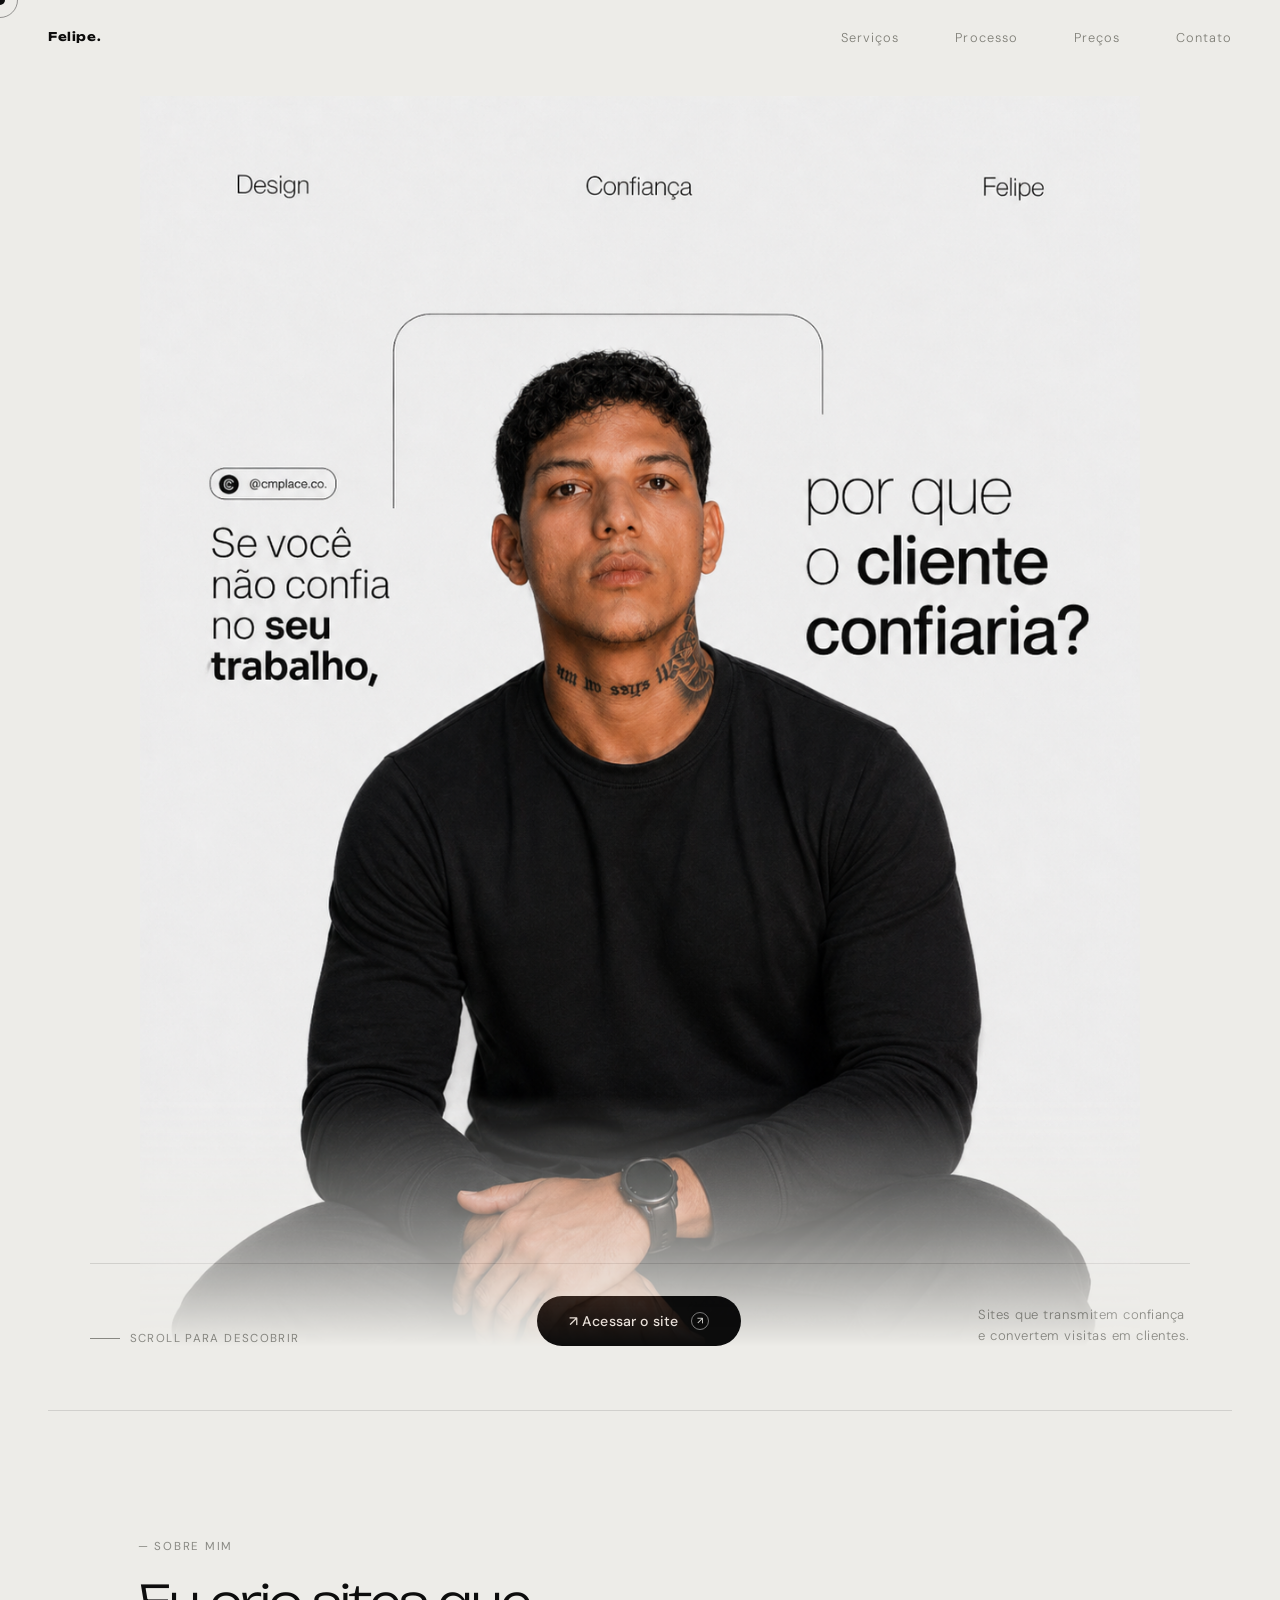
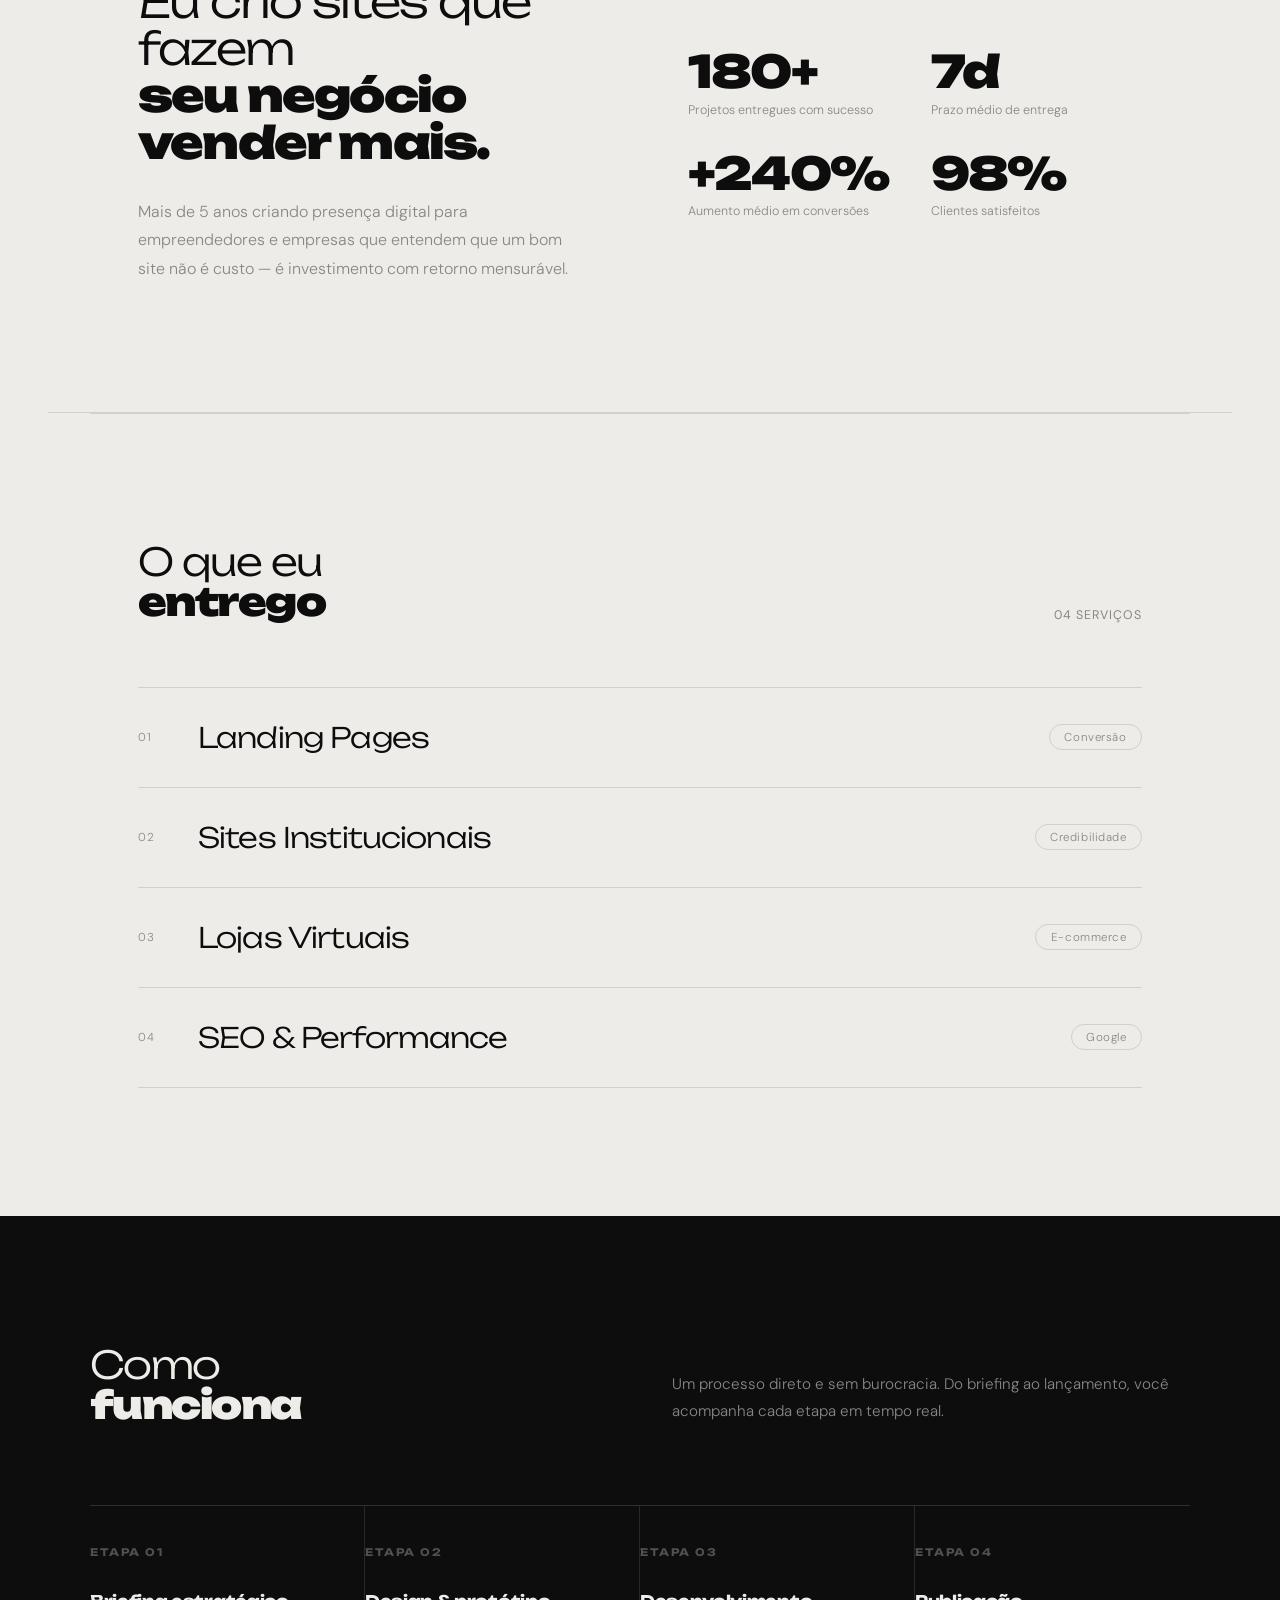
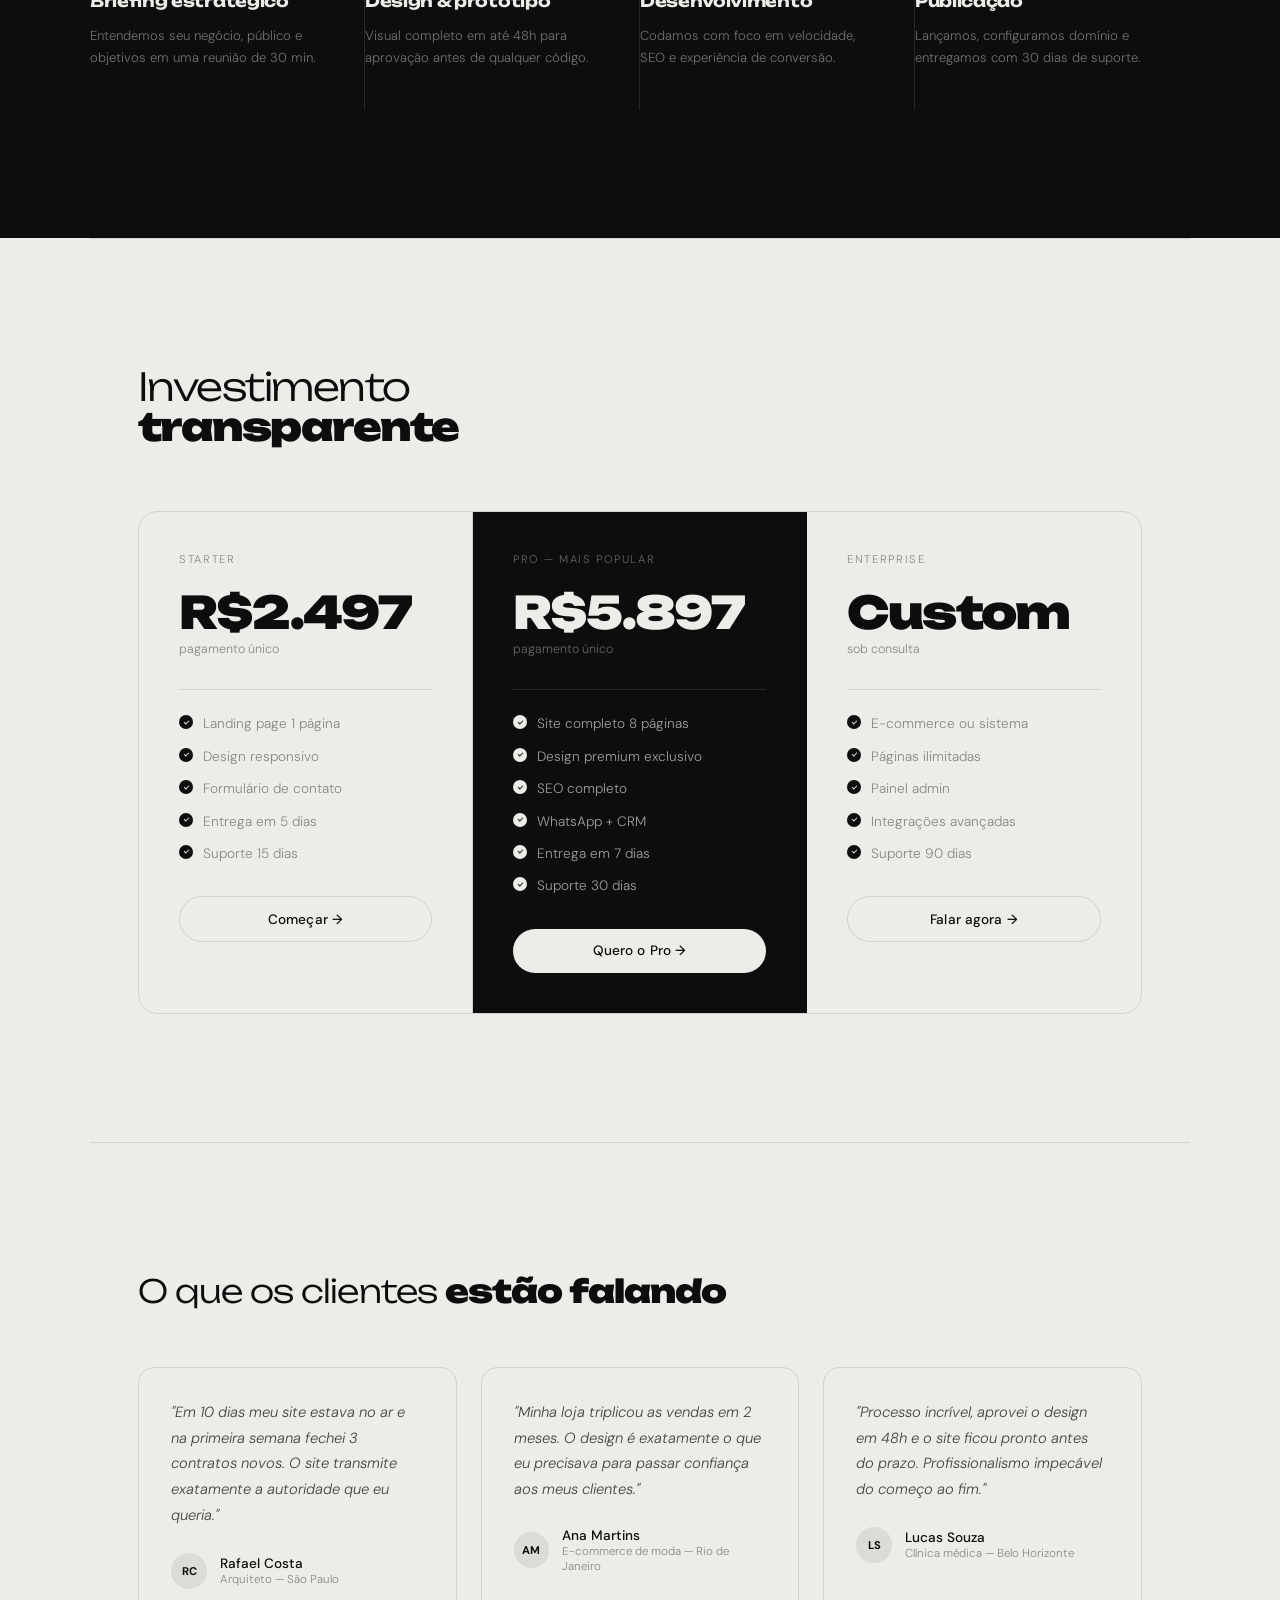
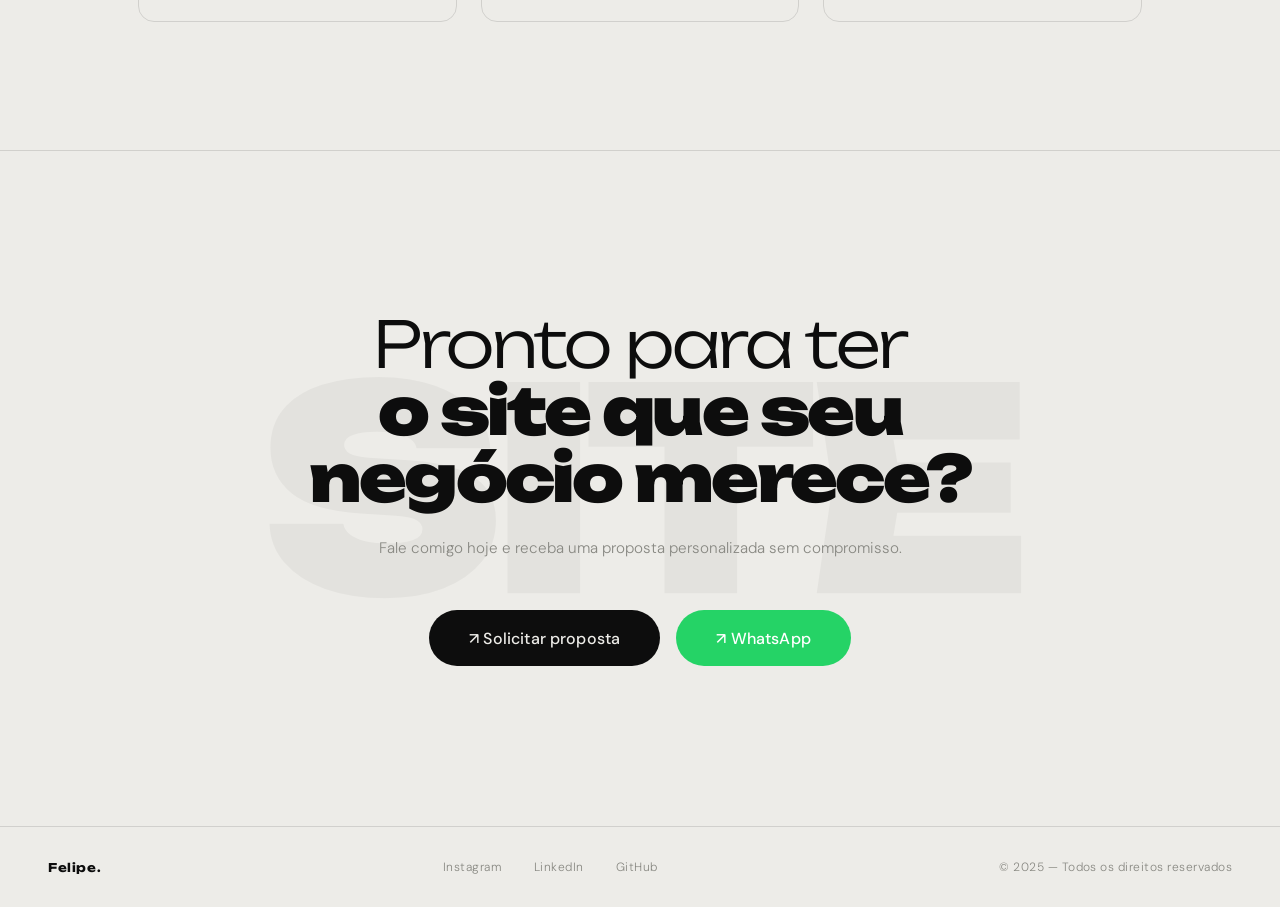
<file: index.html>
<!DOCTYPE html>
<html lang="pt-BR">
<head>
<meta charset="UTF-8">
<meta name="viewport" content="width=device-width, initial-scale=1.0">
<title>Felipe — Design & Sites</title>
<link href="https://fonts.googleapis.com/css2?family=Unbounded:wght@300;400;700;900&family=DM+Sans:ital,wght@0,300;0,400;0,500;1,300&display=swap" rel="stylesheet">
<link rel="stylesheet" href="index.css">
</head>
<body>

<div class="cursor" id="cur"></div>
<div class="cursor-ring" id="ring"></div>

<nav>
  <div class="logo nav-logo">Felipe.</div>
  <ul class="nav-items">
    <li><a href="#servicos">Serviços</a></li>
    <li><a href="#processo">Processo</a></li>
    <li><a href="#precos">Preços</a></li>
    <li><a href="#contato">Contato</a></li>
  </ul>
</nav>

<!-- HERO -->
<section class="hero">
  <div class="hero-inner">

    <div class="photo-wrap">
      <div class="photo-frame">
        <img src="profile.jpg" alt="Felipe">
      </div>
    </div>

    <div class="hero-bottom">
      <div class="scroll-label">
        <div class="scroll-line"></div>
        Scroll para descobrir
      </div>
      <a href="#contato" class="btn-cta">
        ↗ Acessar o site
        <div class="btn-arrow">↗</div>
      </a>
      <div class="hero-sub">
        Sites que transmitem confiança<br>e convertem visitas em clientes.
      </div>
    </div>
  </div>
</section>

<div class="divider"></div>

<!-- SOBRE -->
<section class="sobre reveal" id="sobre">
  <div>
    <div class="sobre-label">— Sobre mim</div>
    <h2><span>Eu crio sites que fazem</span><br>seu negócio<br>vender mais.</h2>
    <p class="sobre-text">
      Mais de 5 anos criando presença digital para empreendedores e empresas que entendem que um bom site não é custo — é investimento com retorno mensurável.
    </p>
  </div>
  <div class="sobre-stats">
    <div class="stat-item">
      <div class="stat-num">180+</div>
      <div class="stat-desc">Projetos entregues com sucesso</div>
    </div>
    <div class="stat-item">
      <div class="stat-num">7d</div>
      <div class="stat-desc">Prazo médio de entrega</div>
    </div>
    <div class="stat-item">
      <div class="stat-num">+240%</div>
      <div class="stat-desc">Aumento médio em conversões</div>
    </div>
    <div class="stat-item">
      <div class="stat-num">98%</div>
      <div class="stat-desc">Clientes satisfeitos</div>
    </div>
  </div>
</section>

<div class="divider"></div>

<!-- SERVIÇOS -->
<section class="servicos reveal" id="servicos">
  <div class="servicos-header">
    <h2><span>O que eu</span><br>entrego</h2>
    <div class="servicos-count">04 serviços</div>
  </div>
  <div class="servicos-list">
    <div class="servico-item">
      <div class="servico-left">
        <span class="servico-num">01</span>
        <span class="servico-name">Landing Pages</span>
      </div>
      <span class="servico-tag">Conversão</span>
    </div>
    <div class="servico-item">
      <div class="servico-left">
        <span class="servico-num">02</span>
        <span class="servico-name">Sites Institucionais</span>
      </div>
      <span class="servico-tag">Credibilidade</span>
    </div>
    <div class="servico-item">
      <div class="servico-left">
        <span class="servico-num">03</span>
        <span class="servico-name">Lojas Virtuais</span>
      </div>
      <span class="servico-tag">E-commerce</span>
    </div>
    <div class="servico-item">
      <div class="servico-left">
        <span class="servico-num">04</span>
        <span class="servico-name">SEO & Performance</span>
      </div>
      <span class="servico-tag">Google</span>
    </div>
  </div>
</section>

<!-- PROCESSO -->
<section class="processo reveal" id="processo">
  <div class="processo-inner">
    <div class="processo-header">
      <h2><span>Como</span><br>funciona</h2>
      <p class="processo-desc">
        Um processo direto e sem burocracia. Do briefing ao lançamento, você acompanha cada etapa em tempo real.
      </p>
    </div>
    <div class="steps-grid">
      <div class="step">
        <div class="step-num">Etapa 01</div>
        <div class="step-title">Briefing estratégico</div>
        <div class="step-desc">Entendemos seu negócio, público e objetivos em uma reunião de 30 min.</div>
      </div>
      <div class="step">
        <div class="step-num">Etapa 02</div>
        <div class="step-title">Design & protótipo</div>
        <div class="step-desc">Visual completo em até 48h para aprovação antes de qualquer código.</div>
      </div>
      <div class="step">
        <div class="step-num">Etapa 03</div>
        <div class="step-title">Desenvolvimento</div>
        <div class="step-desc">Codamos com foco em velocidade, SEO e experiência de conversão.</div>
      </div>
      <div class="step">
        <div class="step-num">Etapa 04</div>
        <div class="step-title">Publicação</div>
        <div class="step-desc">Lançamos, configuramos domínio e entregamos com 30 dias de suporte.</div>
      </div>
    </div>
  </div>
</section>

<!-- PREÇOS -->
<section class="precos reveal" id="precos">
  <div class="precos-header">
    <h2><span>Investimento</span><br>transparente</h2>
  </div>
  <div class="precos-grid">
    <div class="preco-card">
      <div class="plan-label">Starter</div>
      <div class="plan-price">R$2.497</div>
      <div class="plan-price-sub">pagamento único</div>
      <div class="plan-divider"></div>
      <ul class="plan-features">
        <li><span class="check-icon"></span> Landing page 1 página</li>
        <li><span class="check-icon"></span> Design responsivo</li>
        <li><span class="check-icon"></span> Formulário de contato</li>
        <li><span class="check-icon"></span> Entrega em 5 dias</li>
        <li><span class="check-icon"></span> Suporte 15 dias</li>
      </ul>
      <button class="btn-plan btn-plan-outline" onclick="document.getElementById('contato').scrollIntoView({behavior: 'smooth'})">Começar →</button>
    </div>
    <div class="preco-card featured">
      <div class="plan-label">Pro — Mais popular</div>
      <div class="plan-price">R$5.897</div>
      <div class="plan-price-sub">pagamento único</div>
      <div class="plan-divider"></div>
      <ul class="plan-features">
        <li><span class="check-icon"></span> Site completo 8 páginas</li>
        <li><span class="check-icon"></span> Design premium exclusivo</li>
        <li><span class="check-icon"></span> SEO completo</li>
        <li><span class="check-icon"></span> WhatsApp + CRM</li>
        <li><span class="check-icon"></span> Entrega em 7 dias</li>
        <li><span class="check-icon"></span> Suporte 30 dias</li>
      </ul>
      <button class="btn-plan btn-plan-fill" onclick="document.getElementById('contato').scrollIntoView({behavior: 'smooth'})">Quero o Pro →</button>
    </div>
    <div class="preco-card">
      <div class="plan-label">Enterprise</div>
      <div class="plan-price">Custom</div>
      <div class="plan-price-sub">sob consulta</div>
      <div class="plan-divider"></div>
      <ul class="plan-features">
        <li><span class="check-icon"></span> E-commerce ou sistema</li>
        <li><span class="check-icon"></span> Páginas ilimitadas</li>
        <li><span class="check-icon"></span> Painel admin</li>
        <li><span class="check-icon"></span> Integrações avançadas</li>
        <li><span class="check-icon"></span> Suporte 90 dias</li>
      </ul>
      <button class="btn-plan btn-plan-outline" onclick="document.getElementById('contato').scrollIntoView({behavior: 'smooth'})">Falar agora →</button>
    </div>
  </div>
</section>

<!-- DEPOIMENTOS -->
<section class="depoimentos reveal">
  <h2>O que os clientes <strong>estão falando</strong></h2>
  <div class="dep-grid">
    <div class="dep-card">
      <p class="dep-text">"Em 10 dias meu site estava no ar e na primeira semana fechei 3 contratos novos. O site transmite exatamente a autoridade que eu queria."</p>
      <div class="dep-author">
        <div class="dep-avatar">RC</div>
        <div>
          <div class="dep-name">Rafael Costa</div>
          <div class="dep-role">Arquiteto — São Paulo</div>
        </div>
      </div>
    </div>
    <div class="dep-card">
      <p class="dep-text">"Minha loja triplicou as vendas em 2 meses. O design é exatamente o que eu precisava para passar confiança aos meus clientes."</p>
      <div class="dep-author">
        <div class="dep-avatar">AM</div>
        <div>
          <div class="dep-name">Ana Martins</div>
          <div class="dep-role">E-commerce de moda — Rio de Janeiro</div>
        </div>
      </div>
    </div>
    <div class="dep-card">
      <p class="dep-text">"Processo incrível, aprovei o design em 48h e o site ficou pronto antes do prazo. Profissionalismo impecável do começo ao fim."</p>
      <div class="dep-author">
        <div class="dep-avatar">LS</div>
        <div>
          <div class="dep-name">Lucas Souza</div>
          <div class="dep-role">Clínica médica — Belo Horizonte</div>
        </div>
      </div>
    </div>
  </div>
</section>

<!-- CTA FINAL -->
<section class="cta-final reveal" id="contato">
  <div class="cta-bg-text">SITE</div>
  <div class="cta-final-inner">
    <h2><span>Pronto para ter</span><br>o site que seu<br>negócio merece?</h2>
    <p>Fale comigo hoje e receba uma proposta personalizada sem compromisso.</p>
    <div class="cta-btns">
      <a href="mailto:soufelipemorais@gmail.com" class="btn-cta" style="font-size:1rem;padding:1.1rem 2.5rem">↗ Solicitar proposta</a>
      <a href="https://wa.me/5561000000000?text=Ol%C3%A1%20Felipe,%20gostaria%20de%20solicitar%20uma%20proposta!" target="_blank" class="btn-cta" style="font-size:1rem;padding:1.1rem 2.5rem;background:#25D366;color:#FFF">↗ WhatsApp</a>
    </div>
  </div>
</section>

<footer>
  <div class="nav-logo" style="font-family:'Unbounded',sans-serif;font-size:.75rem;font-weight:700;color:#0D0D0D">Felipe.</div>
  <div class="foot-links">
    <a href="https://instagram.com/felipemorais_" target="_blank">Instagram</a>
    <a href="https://linkedin.com/in/felipemorais" target="_blank">LinkedIn</a>
    <a href="https://github.com/DevSyntaxx" target="_blank">GitHub</a>
  </div>
  <div>© 2025 — Todos os direitos reservados</div>
</footer>

<script src="index.js"></script>
</body>
</html>
</file>
<file: index.css>
*, *::before, *::after { margin: 0; padding: 0; box-sizing: border-box; }

  :root {
    --bg: #EDECE8;
    --ink: #0D0D0D;
    --muted: #888882;
    --accent: #0D0D0D;
    --line: rgba(13,13,13,0.12);
  }

  html { scroll-behavior: smooth; }

  body {
    background: var(--bg);
    color: var(--ink);
    font-family: 'DM Sans', sans-serif;
    cursor: none;
    overflow-x: hidden;
  }

  /* CURSOR */
  .cursor {
    width: 10px; height: 10px;
    background: var(--ink);
    border-radius: 50%;
    position: fixed; top: 0; left: 0;
    pointer-events: none;
    z-index: 9999;
    transform: translate(-50%, -50%);
    transition: transform 0.1s ease, width 0.3s ease, height 0.3s ease;
  }
  .cursor-ring {
    width: 36px; height: 36px;
    border: 1px solid rgba(13,13,13,0.4);
    border-radius: 50%;
    position: fixed; top: 0; left: 0;
    pointer-events: none;
    z-index: 9998;
    transform: translate(-50%, -50%);
    transition: transform 0.18s ease, width 0.3s ease, height 0.3s ease, opacity 0.3s;
  }
  body:has(a:hover) .cursor-ring,
  body:has(button:hover) .cursor-ring { width: 60px; height: 60px; opacity: 0.5; }

  /* NAV */
  nav {
    position: fixed; top: 0; left: 0; right: 0;
    display: flex; justify-content: space-between; align-items: center;
    padding: 1.6rem 3rem;
    z-index: 100;
    mix-blend-mode: multiply;
  }
  .nav-items {
    display: flex; gap: 3.5rem; list-style: none;
  }
  .nav-items a {
    font-family: 'DM Sans', sans-serif;
    font-size: 0.8rem; font-weight: 300;
    color: var(--muted); text-decoration: none;
    letter-spacing: 0.08em;
    transition: color 0.25s;
  }
  .nav-items a:hover { color: var(--ink); }
  .nav-logo {
    font-family: 'Unbounded', sans-serif;
    font-size: 0.75rem; font-weight: 700;
    letter-spacing: 0.05em;
    color: var(--ink);
  }

  /* HERO */
  .hero {
    min-height: 100vh;
    display: grid;
    place-items: center;
    position: relative;
    padding: 6rem 3rem 4rem;
  }

  .hero-inner {
    position: relative;
    width: 100%;
    max-width: 1100px;
    display: grid;
    grid-template-columns: 1fr 420px 1fr;
    grid-template-rows: auto auto auto;
    gap: 0;
    align-items: center;
  }

  /* PHOTO */
  .photo-wrap {
    grid-column: 1 / 4;
    grid-row: 1 / 4;
    position: relative;
    z-index: 2;
    animation: fadeIn 1s 0.2s ease both;
    display: flex;
    justify-content: center;
  }
  .photo-frame {
    width: 100%;
    max-width: 1000px;
    overflow: hidden;
    position: relative;
    -webkit-mask-image: linear-gradient(to bottom, black 80%, transparent 100%);
    mask-image: linear-gradient(to bottom, black 80%, transparent 100%);
  }
  .photo-frame img {
    width: 100%; height: auto;
    display: block;
  }
  /* PLACEHOLDER se não tiver imagem */
  .photo-placeholder {
    width: 100%; height: 100%;
    display: flex; align-items: flex-end; justify-content: center;
    padding-bottom: 2rem;
    background: linear-gradient(to bottom, #B5B3AD 0%, #9C9A94 100%);
  }
  .placeholder-silhouette {
    width: 60%; height: 80%;
    background: rgba(0,0,0,0.15);
    border-radius: 50% 50% 0 0 / 60% 60% 0 0;
    position: absolute; bottom: 0;
  }

  /* TEXT LEFT */
  .text-left {
    grid-column: 1;
    grid-row: 2;
    padding-right: 2.5rem;
    animation: slideRight 1s 0.4s ease both;
  }
  .handle {
    display: inline-flex; align-items: center; gap: 0.5rem;
    border: 1px solid var(--line);
    border-radius: 50px;
    padding: 0.35rem 0.9rem;
    font-size: 0.75rem; color: var(--muted);
    margin-bottom: 1.8rem;
    font-weight: 300; letter-spacing: 0.03em;
  }
  .handle-dot {
    width: 6px; height: 6px; border-radius: 50%;
    background: var(--ink);
  }
  .text-left h2 {
    font-family: 'Unbounded', sans-serif;
    font-size: clamp(1.6rem, 2.5vw, 2.4rem);
    font-weight: 300;
    line-height: 1.15;
    letter-spacing: -0.03em;
    color: var(--ink);
  }
  .text-left h2 strong {
    font-weight: 900;
    display: block;
  }

  /* TEXT RIGHT */
  .text-right {
    grid-column: 3;
    grid-row: 2;
    padding-left: 2.5rem;
    animation: slideLeft 1s 0.5s ease both;
  }
  .text-right h2 {
    font-family: 'Unbounded', sans-serif;
    font-size: clamp(1.6rem, 2.5vw, 2.4rem);
    font-weight: 300;
    line-height: 1.15;
    letter-spacing: -0.03em;
    text-align: right;
    color: var(--ink);
  }
  .text-right h2 strong {
    font-weight: 900;
    display: block;
    text-align: right;
  }

  /* BOTTOM ROW */
  .hero-bottom {
    grid-column: 1 / 4;
    grid-row: 3;
    display: flex;
    justify-content: space-between;
    align-items: flex-end;
    margin-top: 3.5rem;
    padding-top: 2rem;
    border-top: 1px solid var(--line);
    animation: fadeUp 1s 0.7s ease both;
  }
  .hero-sub {
    font-size: 0.82rem; color: var(--muted);
    font-weight: 300; letter-spacing: 0.04em;
    max-width: 260px; line-height: 1.6;
  }
  .btn-cta {
    display: inline-flex; align-items: center; gap: 0.8rem;
    background: var(--ink); color: var(--bg);
    border: none; border-radius: 50px;
    padding: 1rem 2rem;
    font-family: 'DM Sans', sans-serif;
    font-size: 0.88rem; font-weight: 500;
    cursor: none; transition: transform 0.25s, background 0.25s;
    letter-spacing: 0.01em;
    text-decoration: none;
  }
  .btn-cta:hover { transform: scale(1.04); background: #222; }
  .btn-arrow {
    width: 18px; height: 18px;
    border: 1.5px solid rgba(255,255,255,0.5);
    border-radius: 50%;
    display: flex; align-items: center; justify-content: center;
    font-size: 10px;
    transition: transform 0.3s;
  }
  .btn-cta:hover .btn-arrow { transform: rotate(45deg); }
  .scroll-label {
    font-size: 0.72rem; color: var(--muted);
    letter-spacing: 0.12em; text-transform: uppercase;
    display: flex; align-items: center; gap: 0.6rem;
  }
  .scroll-line {
    width: 30px; height: 1px; background: var(--muted);
    animation: scrollPulse 2s infinite;
  }
  @keyframes scrollPulse {
    0%,100%{transform:scaleX(1);opacity:0.4}
    50%{transform:scaleX(1.5);opacity:1}
  }

  /* SECTION DIVIDER */
  .divider {
    height: 1px; background: var(--line);
    margin: 0 3rem;
  }

  /* SECTION: SOBRE */
  .sobre {
    padding: 8rem 3rem;
    max-width: 1100px; margin: 0 auto;
    display: grid; grid-template-columns: 1fr 1fr;
    gap: 6rem; align-items: center;
  }
  .sobre-label {
    font-size: 0.72rem; letter-spacing: 0.15em;
    text-transform: uppercase; color: var(--muted);
    margin-bottom: 1.5rem;
  }
  .sobre h2 {
    font-family: 'Unbounded', sans-serif;
    font-size: clamp(2rem, 3.5vw, 3.5rem);
    font-weight: 900; line-height: 1.05;
    letter-spacing: -0.04em;
  }
  .sobre h2 span {
    font-weight: 300;
  }
  .sobre-text {
    font-size: 1rem; color: var(--muted);
    line-height: 1.8; margin-top: 2rem;
    font-weight: 300;
  }
  .sobre-stats {
    display: grid; grid-template-columns: 1fr 1fr;
    gap: 2rem; margin-top: 3rem;
  }
  .stat-item {}
  .stat-num {
    font-family: 'Unbounded', sans-serif;
    font-size: 2.8rem; font-weight: 900;
    letter-spacing: -0.04em; line-height: 1;
  }
  .stat-desc {
    font-size: 0.78rem; color: var(--muted);
    margin-top: 0.4rem; font-weight: 300;
    line-height: 1.5;
  }

  /* SECTION: SERVIÇOS */
  .servicos {
    padding: 8rem 3rem;
    border-top: 1px solid var(--line);
    max-width: 1100px; margin: 0 auto;
  }
  .servicos-header {
    display: flex; justify-content: space-between;
    align-items: flex-end; margin-bottom: 4rem;
  }
  .servicos h2 {
    font-family: 'Unbounded', sans-serif;
    font-size: clamp(2rem, 3vw, 3rem);
    font-weight: 900; letter-spacing: -0.04em;
    line-height: 1.05; max-width: 380px;
  }
  .servicos h2 span { font-weight: 300; }
  .servicos-count {
    font-size: 0.78rem; color: var(--muted);
    letter-spacing: 0.08em; text-transform: uppercase;
  }
  .servicos-list { display: flex; flex-direction: column; }
  .servico-item {
    display: flex; align-items: center; justify-content: space-between;
    padding: 2rem 0;
    border-top: 1px solid var(--line);
    cursor: none;
    transition: padding-left 0.4s ease;
    position: relative;
    overflow: hidden;
  }
  .servico-item:last-child { border-bottom: 1px solid var(--line); }
  .servico-item:hover { padding-left: 1.5rem; }
  .servico-item::before {
    content: '';
    position: absolute; left: 0; top: 0; bottom: 0;
    width: 3px; background: var(--ink);
    transform: scaleY(0);
    transition: transform 0.3s ease;
    transform-origin: top;
  }
  .servico-item:hover::before { transform: scaleY(1); }
  .servico-left { display: flex; align-items: center; gap: 2rem; }
  .servico-num {
    font-family: 'DM Sans', sans-serif;
    font-size: 0.72rem; color: var(--muted);
    font-weight: 300; letter-spacing: 0.08em;
    min-width: 28px;
  }
  .servico-name {
    font-family: 'Unbounded', sans-serif;
    font-size: clamp(1.3rem, 2.2vw, 2rem);
    font-weight: 300; letter-spacing: -0.03em;
  }
  .servico-tag {
    font-size: 0.72rem; color: var(--muted);
    border: 1px solid var(--line);
    border-radius: 50px; padding: 0.3rem 0.9rem;
    font-weight: 300; letter-spacing: 0.05em;
  }

  /* SECTION: PROCESSO */
  .processo {
    padding: 8rem 3rem;
    border-top: 1px solid var(--line);
    background: var(--ink); color: var(--bg);
  }
  .processo-inner {
    max-width: 1100px; margin: 0 auto;
  }
  .processo-header {
    display: grid; grid-template-columns: 1fr 1fr;
    gap: 4rem; margin-bottom: 5rem; align-items: end;
  }
  .processo h2 {
    font-family: 'Unbounded', sans-serif;
    font-size: clamp(2rem, 3vw, 3.2rem);
    font-weight: 900; letter-spacing: -0.04em; line-height: 1.05;
  }
  .processo h2 span { font-weight: 300; }
  .processo-desc {
    font-size: 0.95rem; line-height: 1.8;
    color: rgba(237,236,232,0.55); font-weight: 300;
    align-self: end;
  }
  .steps-grid {
    display: grid; grid-template-columns: repeat(4, 1fr);
    gap: 0; border-top: 1px solid rgba(237,236,232,0.15);
  }
  .step {
    padding: 2.5rem 2rem 2.5rem 0;
    border-right: 1px solid rgba(237,236,232,0.12);
  }
  .step:last-child { border-right: none; }
  .step-num {
    font-family: 'Unbounded', sans-serif;
    font-size: 0.65rem; font-weight: 700;
    letter-spacing: 0.15em; color: rgba(237,236,232,0.3);
    margin-bottom: 2rem; text-transform: uppercase;
  }
  .step-title {
    font-family: 'Unbounded', sans-serif;
    font-size: 1rem; font-weight: 700;
    letter-spacing: -0.02em; line-height: 1.3;
    margin-bottom: 0.8rem;
  }
  .step-desc {
    font-size: 0.82rem; line-height: 1.7;
    color: rgba(237,236,232,0.45); font-weight: 300;
  }

  /* SECTION: PREÇOS */
  .precos {
    padding: 8rem 3rem;
    border-top: 1px solid var(--line);
    max-width: 1100px; margin: 0 auto;
  }
  .precos-header { margin-bottom: 4rem; }
  .precos h2 {
    font-family: 'Unbounded', sans-serif;
    font-size: clamp(2rem, 3vw, 3rem);
    font-weight: 900; letter-spacing: -0.04em; line-height: 1.05;
  }
  .precos h2 span { font-weight: 300; }
  .precos-grid {
    display: grid; grid-template-columns: repeat(3,1fr);
    border: 1px solid var(--line); border-radius: 20px;
    overflow: hidden;
  }
  .preco-card {
    padding: 2.5rem; position: relative;
    border-right: 1px solid var(--line);
    transition: background 0.3s;
  }
  .preco-card:last-child { border-right: none; }
  .preco-card:hover { background: rgba(13,13,13,0.03); }
  .preco-card.featured {
    background: var(--ink); color: var(--bg);
  }
  .preco-card.featured:hover { background: #111; }
  .plan-label {
    font-size: 0.7rem; letter-spacing: 0.15em;
    text-transform: uppercase; color: var(--muted);
    margin-bottom: 1.5rem; font-weight: 300;
  }
  .preco-card.featured .plan-label { color: rgba(237,236,232,0.4); }
  .plan-price {
    font-family: 'Unbounded', sans-serif;
    font-size: 2.8rem; font-weight: 900;
    letter-spacing: -0.04em; line-height: 1;
    margin-bottom: 0.4rem;
  }
  .plan-price-sub {
    font-size: 0.78rem; color: var(--muted);
    font-weight: 300; margin-bottom: 2rem;
  }
  .preco-card.featured .plan-price-sub { color: rgba(237,236,232,0.4); }
  .plan-divider { height: 1px; background: var(--line); margin-bottom: 1.5rem; }
  .preco-card.featured .plan-divider { background: rgba(237,236,232,0.12); }
  .plan-features { list-style: none; display: flex; flex-direction: column; gap: 0.75rem; margin-bottom: 2rem; }
  .plan-features li {
    font-size: 0.85rem; font-weight: 300; line-height: 1.5;
    display: flex; align-items: flex-start; gap: 0.6rem;
    color: var(--muted);
  }
  .preco-card.featured .plan-features li { color: rgba(237,236,232,0.65); }
  .check-icon {
    width: 14px; height: 14px; flex-shrink: 0; margin-top: 1px;
    border-radius: 50%; background: var(--ink);
    display: flex; align-items: center; justify-content: center;
  }
  .preco-card.featured .check-icon { background: var(--bg); }
  .check-icon::after {
    content: ''; width: 5px; height: 3px;
    border-left: 1.5px solid var(--bg); border-bottom: 1.5px solid var(--bg);
    transform: rotate(-45deg) translate(0.5px, -0.5px);
  }
  .preco-card.featured .check-icon::after { border-color: var(--ink); }
  .btn-plan {
    width: 100%; padding: 0.85rem;
    border-radius: 50px;
    font-family: 'DM Sans', sans-serif;
    font-size: 0.85rem; font-weight: 500;
    cursor: none; transition: all 0.25s;
    letter-spacing: 0.01em;
  }
  .btn-plan-outline {
    background: transparent; color: var(--ink);
    border: 1px solid var(--line);
  }
  .btn-plan-outline:hover { border-color: var(--ink); }
  .btn-plan-fill {
    background: var(--bg); color: var(--ink);
    border: none;
  }
  .btn-plan-fill:hover { background: #ddd; }

  /* SECTION: DEPOIMENTOS */
  .depoimentos {
    padding: 8rem 3rem;
    border-top: 1px solid var(--line);
    max-width: 1100px; margin: 0 auto;
  }
  .depoimentos h2 {
    font-family: 'Unbounded', sans-serif;
    font-size: clamp(1.5rem, 2.5vw, 2.2rem);
    font-weight: 300; letter-spacing: -0.03em;
    margin-bottom: 3.5rem;
  }
  .depoimentos h2 strong { font-weight: 900; }
  .dep-grid { display: grid; grid-template-columns: repeat(3,1fr); gap: 1.5rem; }
  .dep-card {
    border: 1px solid var(--line); border-radius: 16px;
    padding: 2rem; transition: transform 0.3s;
  }
  .dep-card:hover { transform: translateY(-4px); }
  .dep-text {
    font-size: 0.92rem; line-height: 1.75;
    color: #444; font-weight: 300; margin-bottom: 1.5rem;
    font-style: italic;
  }
  .dep-author { display: flex; align-items: center; gap: 0.8rem; }
  .dep-avatar {
    width: 36px; height: 36px; border-radius: 50%;
    background: rgba(13,13,13,0.08);
    display: flex; align-items: center; justify-content: center;
    font-size: 0.7rem; font-weight: 700; color: var(--ink);
  }
  .dep-name { font-weight: 500; font-size: 0.85rem; }
  .dep-role { font-size: 0.72rem; color: var(--muted); font-weight: 300; }

  /* CTA FINAL */
  .cta-final {
    padding: 10rem 3rem;
    border-top: 1px solid var(--line);
    text-align: center;
    position: relative;
    overflow: hidden;
  }
  .cta-bg-text {
    position: absolute; top: 50%; left: 50%;
    transform: translate(-50%, -50%);
    font-family: 'Unbounded', sans-serif;
    font-size: 22vw; font-weight: 900;
    color: rgba(13,13,13,0.04);
    white-space: nowrap; pointer-events: none;
    letter-spacing: -0.05em; line-height: 1;
    user-select: none;
  }
  .cta-final-inner { position: relative; z-index: 1; }
  .cta-final h2 {
    font-family: 'Unbounded', sans-serif;
    font-size: clamp(2.5rem, 5vw, 5rem);
    font-weight: 900; letter-spacing: -0.04em; line-height: 1.05;
    max-width: 700px; margin: 0 auto 1.5rem;
  }
  .cta-final h2 span { font-weight: 300; }
  .cta-final p {
    color: var(--muted); font-size: 0.95rem; font-weight: 300;
    margin-bottom: 3rem; line-height: 1.7;
  }
  .cta-btns { display: flex; gap: 1rem; justify-content: center; flex-wrap: wrap; }

  /* FOOTER */
  footer {
    padding: 2rem 3rem; border-top: 1px solid var(--line);
    display: flex; justify-content: space-between; align-items: center;
    font-size: 0.75rem; color: var(--muted); font-weight: 300;
    letter-spacing: 0.04em; flex-wrap: wrap; gap: 1rem;
  }
  .foot-links { display: flex; gap: 2rem; }
  .foot-links a { color: var(--muted); text-decoration: none; transition: color 0.2s; }
  .foot-links a:hover { color: var(--ink); }

  /* ANIMATIONS */
  @keyframes fadeIn { from{opacity:0} to{opacity:1} }
  @keyframes fadeUp { from{opacity:0;transform:translateY(24px)} to{opacity:1;transform:translateY(0)} }
  @keyframes slideRight { from{opacity:0;transform:translateX(-30px)} to{opacity:1;transform:translateX(0)} }
  @keyframes slideLeft { from{opacity:0;transform:translateX(30px)} to{opacity:1;transform:translateX(0)} }

  .reveal { opacity:0; transform:translateY(28px); transition: opacity 0.8s ease, transform 0.8s ease; }
  .reveal.on { opacity:1; transform:none; }

  @media (max-width: 900px) {
    nav { padding: 1.2rem 1.5rem; }
    .hero { padding: 5rem 1.5rem 3rem; }
    .hero-inner {
      grid-template-columns: 1fr;
      grid-template-rows: auto;
      gap: 2rem;
    }
    .photo-wrap { grid-column: 1; grid-row: 1; max-width: 320px; margin: 0 auto; }
    .text-left { grid-column: 1; grid-row: 2; padding: 0; }
    .text-right { grid-column: 1; grid-row: 3; padding: 0; }
    .text-right h2 { text-align: left; }
    .text-right h2 strong { text-align: left; }
    .hero-bottom { flex-direction: column; align-items: flex-start; gap: 1.5rem; grid-column: 1; }
    .sobre { grid-template-columns: 1fr; gap: 3rem; padding: 5rem 1.5rem; }
    .servicos { padding: 5rem 1.5rem; }
    .steps-grid { grid-template-columns: 1fr 1fr; }
    .step:nth-child(2) { border-right: none; }
    .step:nth-child(3) { border-top: 1px solid rgba(237,236,232,0.12); }
    .precos-grid { grid-template-columns: 1fr; }
    .preco-card { border-right: none; border-bottom: 1px solid var(--line); }
    .dep-grid { grid-template-columns: 1fr; }
    .processo { padding: 5rem 1.5rem; }
    .precos { padding: 5rem 1.5rem; }
    .depoimentos { padding: 5rem 1.5rem; }
    .cta-final { padding: 6rem 1.5rem; }
    footer { padding: 1.5rem; }
  }
</file>
